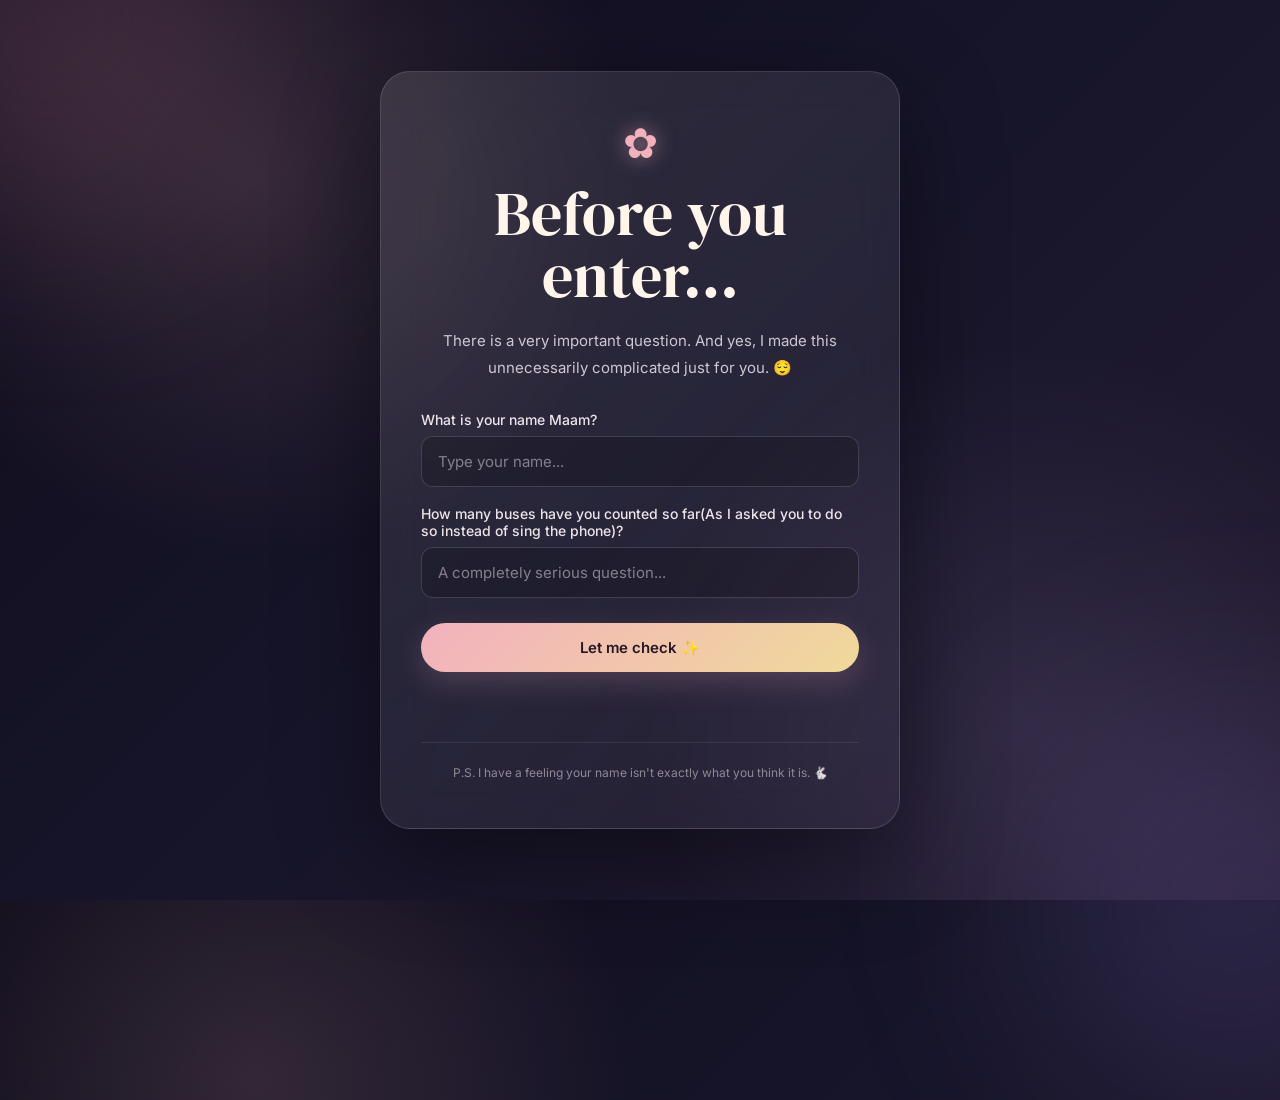
<file: index.html>
<!DOCTYPE html>
<html lang="en">
<head>
  <meta charset="UTF-8">
  <meta name="viewport" content="width=device-width, initial-scale=1.0">

  <title>A Little Birthday Gate 🐇</title>

  <link rel="preconnect" href="https://fonts.googleapis.com">
  <link rel="preconnect" href="https://fonts.gstatic.com" crossorigin>

  <link
    href="https://fonts.googleapis.com/css2?family=DM+Serif+Display&family=Inter:wght@400;500;600&display=swap"
    rel="stylesheet"
  >

  <link rel="stylesheet" href="style.css">
</head>

<body class="gate-page">

  <div class="ambient ambient-one"></div>
  <div class="ambient ambient-two"></div>

  <main class="gate-card">

    <div class="tiny-flower">✿</div>

    

    <h1>
      Before you enter…
    </h1>

    <p class="intro">
      There is a very important question.
      And yes, I made this unnecessarily complicated just for you. 😌
    </p>

    <form id="birthdayForm" autocomplete="off">

      <label for="name">
        What is your name Maam?
      </label>

      <input
        id="name"
        name="name"
        type="text"
        placeholder="Type your name..."
        required
      >

      <label for="buses">
        How many buses have you counted so far(As I asked you to do so instead of sing the phone)?
      </label>

      <input
        id="buses"
        name="buses"
        type="number"
        min="0"
        placeholder="A completely serious question..."
        required
      >

      <button type="submit">
        Let me check ✨
      </button>

      <p id="hint" class="hint" aria-live="polite"></p>

    </form>

    <div class="little-note">
      P.S. I have a feeling your name isn't exactly what you think it is. 🐇
    </div>

  </main>

  <script src="script.js"></script>

</body>
</html>
</file>
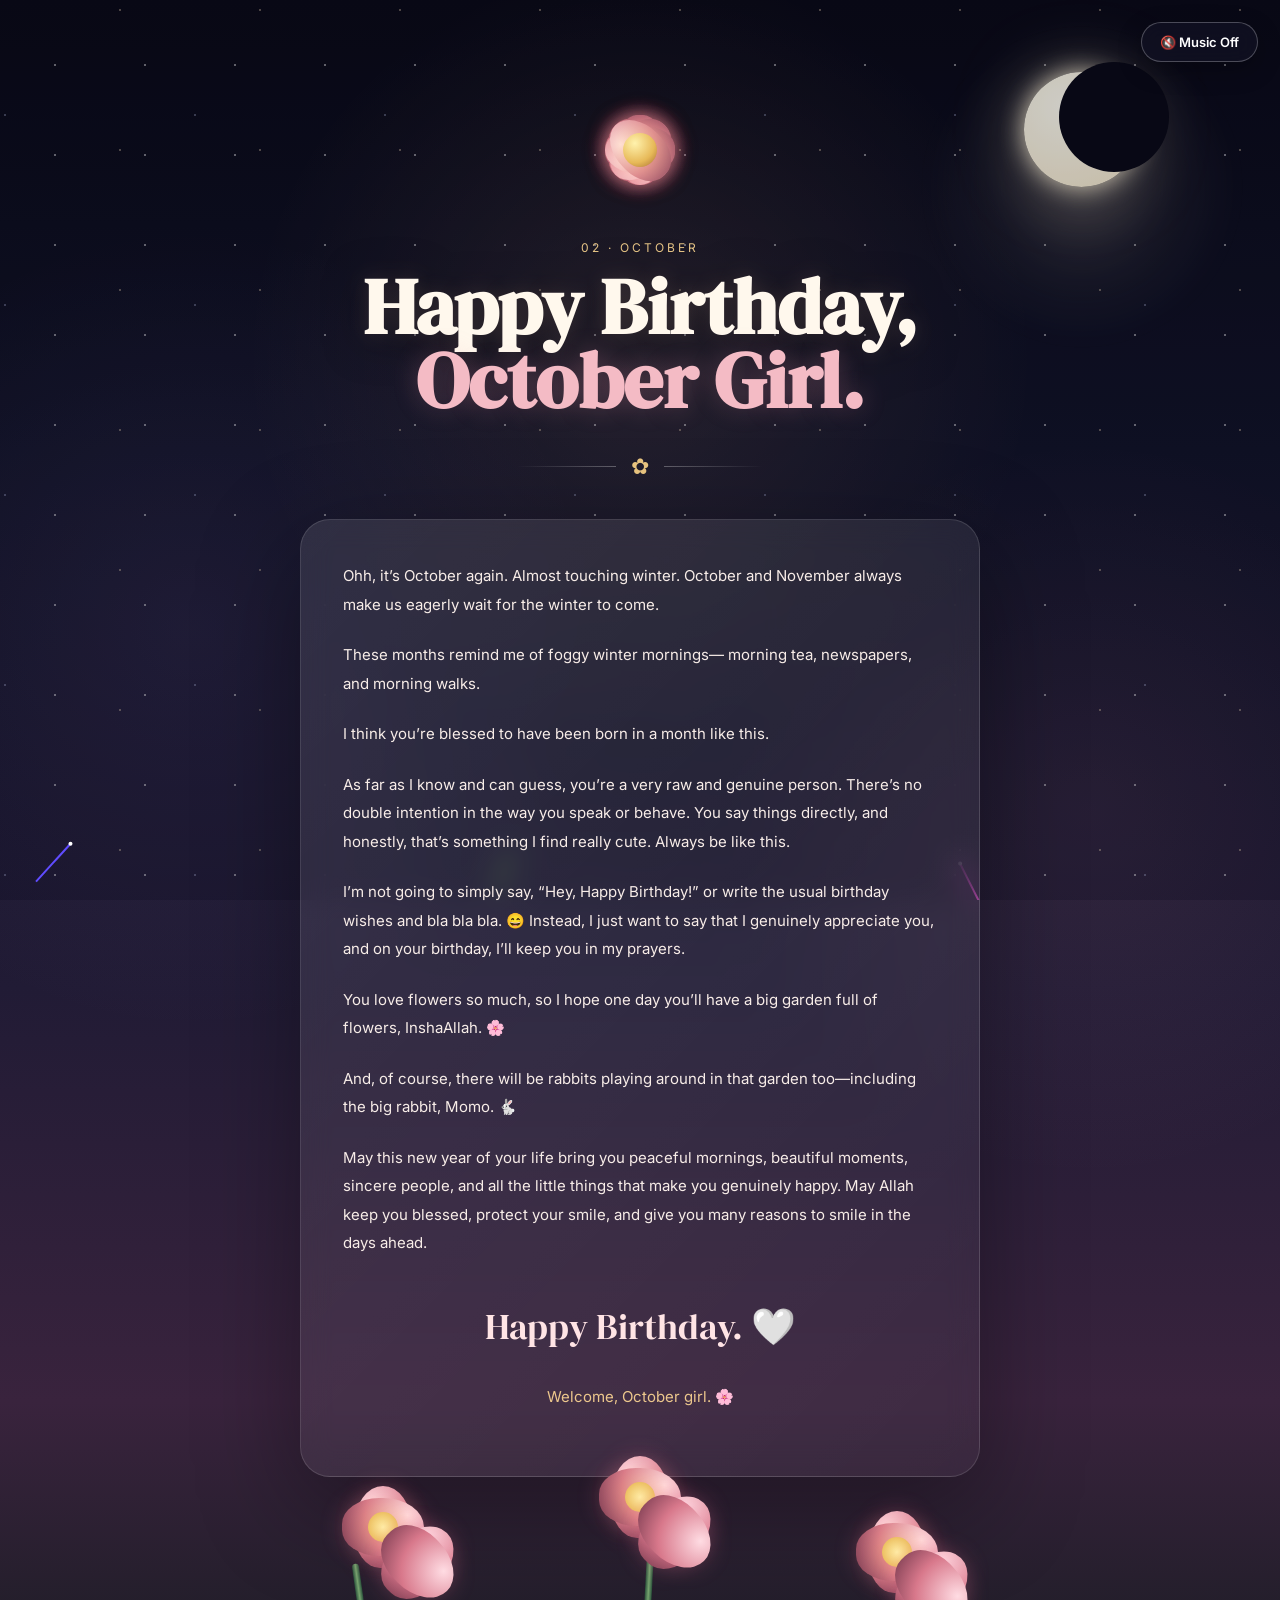
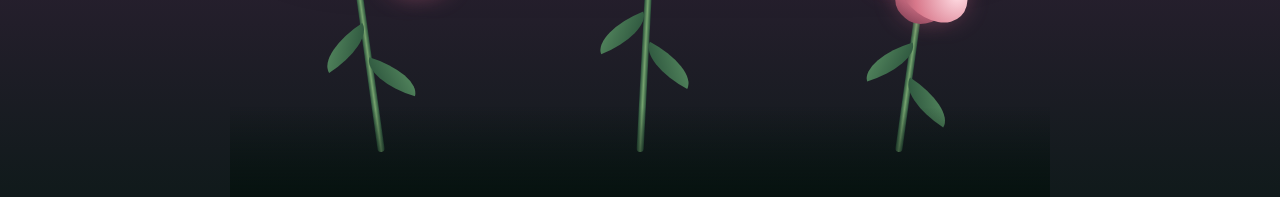
<file: birthday.html>
<!DOCTYPE html>
<html lang="en">

<head>

  <meta charset="UTF-8">

  <meta
    name="viewport"
    content="width=device-width, initial-scale=1.0"
  >

  <title>Welcome, October Girl 🌸</title>

  <link rel="preconnect" href="https://fonts.googleapis.com">
  <link rel="preconnect" href="https://fonts.gstatic.com" crossorigin>

  <link
    href="https://fonts.googleapis.com/css2?family=DM+Serif+Display&family=Inter:wght@400;500;600&display=swap"
    rel="stylesheet"
  >

  <link rel="stylesheet" href="style.css">

</head>

<body class="birthday-page">

  <!-- =========================
       BACKGROUND
  ========================== -->

  <div class="sky"></div>

  <div class="moon"></div>

  <!-- Live Fireworks -->
  <canvas id="fireworks"></canvas>

  <!-- Floating petals -->
  <div
    class="petals"
    aria-hidden="true"
  ></div>


  <!-- =========================
       BIRTHDAY MUSIC
  ========================== -->

  <audio id="birthdayMusic" loop preload="auto">
    <source src="music/Full of Joy.wav" type="audio/mpeg">
    Your browser does not support audio.
  </audio>


  <!-- Music button -->
  <button
    id="musicControl"
    class="music-control"
    type="button"
    aria-label="Play birthday music"
  >
    🎵 Music
  </button>


  <!-- =========================
       MAIN CONTENT
  ========================== -->

  <main class="celebration">

    <!-- Big CSS Flower -->

    <div class="hero-flower">

      <div class="flower-center"></div>

      <i></i>
      <i></i>
      <i></i>
      <i></i>
      <i></i>
      <i></i>
      <i></i>
      <i></i>

    </div>


    <p class="eyebrow">
      02 · October
    </p>


    <h1>
      Happy Birthday,
      <br>

      <span>
        October Girl.
      </span>

    </h1>


    <div class="divider">
      <span>✿</span>
    </div>


    <!-- =========================
         BIRTHDAY MESSAGE
    ========================== -->

    <article class="letter">

      <p>
        Ohh, it’s October again. Almost touching winter.
        October and November always make us eagerly wait
        for the winter to come.
      </p>

      <p>
        These months remind me of foggy winter mornings—
        morning tea, newspapers, and morning walks.
      </p>

      <p>
        I think you’re blessed to have been born in a month like this.
      </p>

      <p>
        As far as I know and can guess, you’re a very raw
        and genuine person. There’s no double intention in
        the way you speak or behave. You say things directly,
        and honestly, that’s something I find really cute.
        Always be like this.
      </p>

      <p>
        I’m not going to simply say,
        “Hey, Happy Birthday!” or write the usual birthday
        wishes and bla bla bla. 😄
        Instead, I just want to say that I genuinely
        appreciate you, and on your birthday,
        I’ll keep you in my prayers.
      </p>

      <p>
        You love flowers so much, so I hope one day
        you’ll have a big garden full of flowers,
        InshaAllah. 🌸
      </p>

      <p>
        And, of course, there will be rabbits playing
        around in that garden too—including the big rabbit,
        Momo. 🐇
      </p>

      <p>
        May this new year of your life bring you peaceful
        mornings, beautiful moments, sincere people,
        and all the little things that make you genuinely happy.
        May Allah keep you blessed, protect your smile,
        and give you many reasons to smile in the days ahead.
      </p>

      <p class="final-wish">
        Happy Birthday. 🤍
      </p>

      <p class="signature">
        Welcome, October girl. 🌸
      </p>

    </article>


    <!-- =========================
         GARDEN
    ========================== -->

    <div class="garden">

      <div class="stem stem-a"></div>
      <div class="stem stem-b"></div>
      <div class="stem stem-c"></div>


      <div class="bloom bloom-a">
        <b></b>
      </div>

      <div class="bloom bloom-b">
        <b></b>
      </div>

      <div class="bloom bloom-c">
        <b></b>
      </div>

    </div>

  </main>


  <script src="script.js"></script>

</body>

</html>
</file>
<file: style.css>
/* =========================================================
   RESET
========================================================= */

* {
  margin: 0;
  padding: 0;
  box-sizing: border-box;
}

html {
  scroll-behavior: smooth;
}

body {
  font-family: "Inter", sans-serif;
}

button,
input {
  font-family: inherit;
}


/* =========================================================
   BIRTHDAY GATE PAGE
========================================================= */

.gate-page {
  min-height: 100vh;

  display: flex;
  justify-content: center;
  align-items: center;

  padding: 30px;

  position: relative;
  overflow: hidden;

  color: #fff;

  background:
    radial-gradient(
      circle at 20% 20%,
      rgba(244, 180, 180, 0.14),
      transparent 30%
    ),
    radial-gradient(
      circle at 80% 80%,
      rgba(180, 160, 220, 0.12),
      transparent 30%
    ),
    linear-gradient(
      135deg,
      #100d1c,
      #17152a,
      #241b31
    );
}


/* =========================================================
   AMBIENT LIGHT
========================================================= */

.ambient {
  position: absolute;

  width: 400px;
  height: 400px;

  border-radius: 50%;

  filter: blur(100px);

  pointer-events: none;
}

.ambient-one {
  top: -180px;
  left: -150px;

  background: rgba(235, 145, 175, 0.16);
}

.ambient-two {
  bottom: -200px;
  right: -150px;

  background: rgba(150, 130, 220, 0.15);
}


/* =========================================================
   GATE CARD
========================================================= */

.gate-card {
  position: relative;
  z-index: 5;

  width: min(520px, 100%);

  padding: 45px 40px;

  text-align: center;

  border-radius: 30px;

  border: 1px solid rgba(255, 255, 255, 0.13);

  background:
    linear-gradient(
      135deg,
      rgba(255,255,255,.11),
      rgba(255,255,255,.035)
    );

  backdrop-filter: blur(20px);
  -webkit-backdrop-filter: blur(20px);

  box-shadow:
    0 30px 100px rgba(0, 0, 0, .45);

  animation: cardAppear 1s ease;
}

@keyframes cardAppear {

  from {
    opacity: 0;
    transform: translateY(30px) scale(.96);
  }

  to {
    opacity: 1;
    transform: translateY(0) scale(1);
  }

}


/* =========================================================
   FLOWER ICON
========================================================= */

.tiny-flower {
  font-size: 42px;

  color: #f3b1be;

  margin-bottom: 15px;

  text-shadow:
    0 0 20px rgba(243, 177, 190, .6);

  animation: flowerPulse 3s ease-in-out infinite;
}

@keyframes flowerPulse {

  0%, 100% {
    transform: scale(1);
  }

  50% {
    transform: scale(1.12);
  }

}


/* =========================================================
   TYPOGRAPHY
========================================================= */

.eyebrow {
  font-size: 12px;

  text-transform: uppercase;

  letter-spacing: 3px;

  color: #e8c687;

  margin-bottom: 15px;
}

.gate-card h1 {
  font-family: "DM Serif Display", serif;

  font-size: clamp(42px, 8vw, 62px);

  font-weight: 400;

  line-height: 1;

  color: #fff5eb;

  margin-bottom: 20px;
}

.intro {
  color: #cfc8d2;

  line-height: 1.8;

  font-size: 15px;

  margin-bottom: 30px;
}


/* =========================================================
   FORM
========================================================= */

#birthdayForm {
  text-align: left;
}

#birthdayForm label {
  display: block;

  margin-bottom: 8px;

  margin-top: 18px;

  color: #eee5eb;

  font-size: 14px;

  font-weight: 500;
}

#birthdayForm input {
  width: 100%;

  padding: 15px 16px;

  border-radius: 12px;

  border: 1px solid rgba(255,255,255,.15);

  outline: none;

  background: rgba(0,0,0,.18);

  color: white;

  font-size: 15px;

  transition: .3s ease;
}

#birthdayForm input::placeholder {
  color: #85808d;
}

#birthdayForm input:focus {
  border-color: #e7a9b9;

  box-shadow:
    0 0 0 3px rgba(231,169,185,.1),
    0 0 25px rgba(231,169,185,.12);
}


/* =========================================================
   BUTTON
========================================================= */

#birthdayForm button {
  width: 100%;

  margin-top: 25px;

  padding: 15px;

  border: none;

  border-radius: 50px;

  cursor: pointer;

  color: #261925;

  font-size: 15px;

  font-weight: 600;

  background:
    linear-gradient(
      135deg,
      #f3b1be,
      #f0d99a
    );

  box-shadow:
    0 10px 30px rgba(239, 170, 190, .2);

  transition: .3s ease;
}

#birthdayForm button:hover {
  transform: translateY(-3px);

  box-shadow:
    0 15px 40px rgba(239,170,190,.35);
}

#birthdayForm button:active {
  transform: scale(.97);
}


/* =========================================================
   HINT
========================================================= */

.hint {
  min-height: 25px;

  margin-top: 15px;

  color: #f1b6bd;

  font-size: 13px;

  line-height: 1.6;

  text-align: center;
}


/* =========================================================
   LITTLE NOTE
========================================================= */

.little-note {
  margin-top: 30px;

  padding-top: 20px;

  border-top:
    1px solid rgba(255,255,255,.08);

  color: #8f8995;

  font-size: 12px;

  line-height: 1.7;
}


/* =========================================================
   SHAKE
========================================================= */

.shake {
  animation: shake .4s ease;
}

@keyframes shake {

  0%, 100% {
    transform: translateX(0);
  }

  20% {
    transform: translateX(-8px);
  }

  40% {
    transform: translateX(8px);
  }

  60% {
    transform: translateX(-6px);
  }

  80% {
    transform: translateX(6px);
  }

}


/* =========================================================
   BIRTHDAY PAGE
========================================================= */

.birthday-page {
  min-height: 100vh;

  position: relative;

  overflow-x: hidden;

  color: white;

  background:
    radial-gradient(
      circle at 50% 20%,
      rgba(255, 190, 150, .12),
      transparent 25%
    ),
    radial-gradient(
      circle at 15% 35%,
      rgba(150, 120, 190, .12),
      transparent 25%
    ),
    radial-gradient(
      circle at 85% 45%,
      rgba(220, 140, 160, .10),
      transparent 25%
    ),
    linear-gradient(
      180deg,
      #090914 0%,
      #111326 25%,
      #211b35 55%,
      #39233d 78%,
      #101a1b 100%
    );
}


/* =========================================================
   SKY
========================================================= */

.sky {
  position: fixed;

  inset: 0;

  z-index: 0;

  pointer-events: none;

  overflow: hidden;
}


/* stars */

.sky::before {
  content: "";

  position: absolute;

  inset: 0;

  background-image:
    radial-gradient(
      circle,
      rgba(255,255,255,.9) 1px,
      transparent 1.5px
    ),
    radial-gradient(
      circle,
      rgba(255,230,190,.7) 1px,
      transparent 1.5px
    ),
    radial-gradient(
      circle,
      rgba(210,220,255,.6) 1px,
      transparent 1.5px
    );

  background-size:
    90px 90px,
    140px 140px,
    190px 190px;

  background-position:
    10px 20px,
    50px 80px,
    100px 20px;

  opacity: .5;

  animation: starMove 20s linear infinite;
}

@keyframes starMove {

  from {
    transform: translateY(0);
  }

  to {
    transform: translateY(20px);
  }

}


/* moon glow */

.sky::after {
  content: "";

  position: absolute;

  width: 320px;
  height: 320px;

  right: 3%;
  top: 3%;

  border-radius: 50%;

  background:
    radial-gradient(
      circle,
      rgba(255,239,210,.22),
      rgba(255,239,210,.05) 40%,
      transparent 70%
    );

  filter: blur(10px);
}


/* =========================================================
   MOON
========================================================= */

.moon {
  position: fixed;

  width: 115px;
  height: 115px;

  right: 11%;
  top: 8%;

  z-index: 1;

  border-radius: 50%;

  background:
    radial-gradient(
      circle at 35% 30%,
      #fffef1,
      #f6e9c9
    );

  box-shadow:
    0 0 25px #fff5d9,
    0 0 70px rgba(255,235,190,.35);
}

.moon::after {
  content: "";

  position: absolute;

  width: 110px;
  height: 110px;

  left: 35px;
  top: -10px;

  border-radius: 50%;

  background: #090914;
}


/* =========================================================
   FIREWORK CANVAS
========================================================= */

#fireworks {
  position: fixed;

  inset: 0;

  width: 100%;
  height: 100%;

  z-index: 3;

  pointer-events: none;
}


/* =========================================================
   CELEBRATION CONTENT
========================================================= */

.celebration {
  position: relative;

  z-index: 5;

  width: min(820px, calc(100% - 30px));

  margin: auto;

  padding:
    90px
    0
    280px;

  text-align: center;
}


/* =========================================================
   HERO FLOWER
========================================================= */

.hero-flower {
  position: relative;

  width: 120px;
  height: 120px;

  margin:
    0 auto 30px;

  animation:
    flowerFloat
    5s
    ease-in-out
    infinite;
}

.hero-flower i {
  position: absolute;

  width: 48px;
  height: 70px;

  left: 36px;
  top: 25px;

  border-radius:
    50% 50% 45% 45%;

  background:
    radial-gradient(
      circle at 30% 25%,
      #ffe2e7,
      #db8495 55%,
      #8b465d
    );

  transform-origin:
    24px 35px;

  box-shadow:
    0 0 25px rgba(255,130,160,.25);
}

.hero-flower i:nth-of-type(1) {
  transform: rotate(0deg);
}

.hero-flower i:nth-of-type(2) {
  transform: rotate(45deg);
}

.hero-flower i:nth-of-type(3) {
  transform: rotate(90deg);
}

.hero-flower i:nth-of-type(4) {
  transform: rotate(135deg);
}

.hero-flower i:nth-of-type(5) {
  transform: rotate(180deg);
}

.hero-flower i:nth-of-type(6) {
  transform: rotate(225deg);
}

.hero-flower i:nth-of-type(7) {
  transform: rotate(270deg);
}

.hero-flower i:nth-of-type(8) {
  transform: rotate(315deg);
}

.flower-center {
  position: absolute;

  z-index: 10;

  width: 34px;
  height: 34px;

  left: 43px;
  top: 43px;

  border-radius: 50%;

  background:
    radial-gradient(
      circle at 35% 30%,
      #fff2ad,
      #e7b958 60%,
      #a56b2e
    );

  box-shadow:
    0 0 35px rgba(255,213,112,.75);
}

@keyframes flowerFloat {

  0%, 100% {
    transform:
      translateY(0)
      rotate(-2deg);
  }

  50% {
    transform:
      translateY(-12px)
      rotate(3deg);
  }

}


/* =========================================================
   BIRTHDAY HEADING
========================================================= */

.celebration h1 {
  font-family:
    "DM Serif Display",
    serif;

  color: #fff8ed;

  font-size:
    clamp(45px, 8vw, 78px);

  line-height: .95;

  text-shadow:
    0 0 20px rgba(255,210,180,.15),
    0 5px 40px rgba(0,0,0,.5);
}

.celebration h1 span {
  color: #f4bbc5;

  text-shadow:
    0 0 25px rgba(244,150,170,.25);
}

.celebration > .eyebrow {
  margin-bottom: 15px;
}


/* =========================================================
   DIVIDER
========================================================= */

.divider {
  display: flex;

  align-items: center;

  justify-content: center;

  gap: 15px;

  margin: 35px auto;
}

.divider::before,
.divider::after {
  content: "";

  width: 100px;
  height: 1px;

  background:
    linear-gradient(
      90deg,
      transparent,
      rgba(255,255,255,.3)
    );
}

.divider::after {
  background:
    linear-gradient(
      90deg,
      rgba(255,255,255,.3),
      transparent
    );
}

.divider span {
  color: #eac681;

  font-size: 22px;
}


/* =========================================================
   LETTER
========================================================= */

.letter {
  position: relative;

  width: min(680px, 100%);

  margin: 40px auto;

  padding: 42px;

  border:
    1px solid rgba(255,255,255,.13);

  border-radius: 30px;

  background:
    linear-gradient(
      135deg,
      rgba(255,255,255,.10),
      rgba(255,255,255,.035)
    );

  backdrop-filter: blur(15px);

  -webkit-backdrop-filter: blur(15px);

  box-shadow:
    0 30px 100px rgba(0,0,0,.35);

  color: #f8ede8;

  text-align: left;

  line-height: 1.9;

  font-size: 15px;
}

.letter p {
  margin-bottom: 22px;
}

.final-wish {
  text-align: center;

  font-family:
    "DM Serif Display",
    serif;

  font-size: 36px;

  color: #ffe4e5;

  margin-top: 35px;
}

.signature {
  text-align: center;

  color: #edc88d;
}


/* =========================================================
   PETALS
========================================================= */

.petals {
  position: fixed;

  inset: 0;

  overflow: hidden;

  pointer-events: none;

  z-index: 4;
}

.petal {
  position: absolute;

  top: -40px;

  width: 10px;
  height: 16px;

  border-radius:
    100% 0 100% 0;

  background:
    linear-gradient(
      135deg,
      #ffd0d9,
      #c86f83
    );

  opacity: .75;

  filter:
    drop-shadow(
      0 0 6px
      rgba(255,150,180,.3)
    );

  animation:
    petalFall
    linear
    infinite;
}

@keyframes petalFall {

  0% {
    transform:
      translate3d(0,-50px,0)
      rotate(0deg);
  }

  25% {
    transform:
      translate3d(40px,25vh,0)
      rotate(90deg);
  }

  50% {
    transform:
      translate3d(-30px,50vh,0)
      rotate(180deg);
  }

  75% {
    transform:
      translate3d(50px,75vh,0)
      rotate(270deg);
  }

  100% {
    transform:
      translate3d(-30px,110vh,0)
      rotate(360deg);
  }
}


/* =========================================================
   GARDEN
========================================================= */

.garden {
  position: absolute;

  left: 0;
  right: 0;

  bottom: 0;

  height: 260px;

  z-index: 6;

  pointer-events: none;
}

.garden::after {
  content: "";

  position: absolute;

  bottom: 0;

  left: 0;
  right: 0;

  height: 90px;

  background:
    linear-gradient(
      180deg,
      transparent,
      rgba(6,18,15,.95)
    );
}


/* =========================================================
   STEMS
========================================================= */

.stem {
  position: absolute;

  bottom: 45px;

  width: 7px;

  border-radius: 10px;

  background:
    linear-gradient(
      90deg,
      #294f3a,
      #75a36e,
      #294f3a
    );

  transform-origin: bottom;
}

.stem::before,
.stem::after {
  content: "";

  position: absolute;

  width: 55px;
  height: 24px;

  border-radius: 100% 0;

  background:
    linear-gradient(
      135deg,
      #5c9165,
      #244a36
    );
}

.stem-a {
  left: 18%;
  height: 190px;
  transform: rotate(-8deg);
}

.stem-a::before {
  left: -45px;
  top: 70px;
  transform: rotate(-25deg);
}

.stem-a::after {
  right: -45px;
  top: 105px;
  transform: rotate(25deg) scaleX(-1);
}

.stem-b {
  left: 50%;
  height: 220px;
  transform: translateX(-50%) rotate(3deg);
}

.stem-b::before {
  left: -48px;
  top: 90px;
  transform: rotate(-25deg);
}

.stem-b::after {
  right: -48px;
  top: 120px;
  transform: rotate(25deg) scaleX(-1);
}

.stem-c {
  right: 18%;
  height: 165px;
  transform: rotate(8deg);
}

.stem-c::before {
  left: -45px;
  top: 65px;
  transform: rotate(-25deg);
}

.stem-c::after {
  right: -45px;
  top: 100px;
  transform: rotate(25deg) scaleX(-1);
}


/* =========================================================
   BLOOMS
========================================================= */

.bloom {
  position: absolute;

  width: 100px;
  height: 100px;

  z-index: 8;

  animation:
    bloomOpen
    2s
    ease-out
    both;
}

.bloom::before,
.bloom::after,
.bloom b::before,
.bloom b::after {
  content: "";

  position: absolute;

  width: 58px;
  height: 82px;

  left: 21px;
  top: 9px;

  border-radius:
    50% 50% 45% 45%;

  background:
    radial-gradient(
      circle at 30% 20%,
      #ffdce3,
      #d8788b 55%,
      #75384d
    );

  transform-origin:
    29px 41px;

  box-shadow:
    0 0 25px rgba(255,125,160,.2);
}

.bloom::before {
  transform: rotate(0deg);
}

.bloom::after {
  transform: rotate(90deg);
}

.bloom b::before {
  transform: rotate(45deg);
}

.bloom b::after {
  transform: rotate(135deg);
}

.bloom b {
  position: absolute;

  z-index: 10;

  width: 30px;
  height: 30px;

  left: 35px;
  top: 35px;

  border-radius: 50%;

  background:
    radial-gradient(
      circle,
      #fff0a6,
      #e5ad45
    );

  box-shadow:
    0 0 30px rgba(255,207,94,.6);
}

.bloom-a {
  left: calc(18% - 45px);
  bottom: 220px;
  transform: scale(.9);
}

.bloom-b {
  left: calc(50% - 50px);
  bottom: 250px;
  transform: scale(1.15);
  animation-delay: .5s;
}

.bloom-c {
  right: calc(18% - 45px);
  bottom: 195px;
  transform: scale(.75);
  animation-delay: 1s;
}

@keyframes bloomOpen {

  0% {
    opacity: 0;
    transform:
      scale(0)
      rotate(-30deg);
  }

  70% {
    transform:
      scale(1.08)
      rotate(5deg);
  }

  100% {
    opacity: 1;
    transform:
      scale(1)
      rotate(0deg);
  }
}


/* =========================================================
   MOBILE
========================================================= */

@media (max-width: 700px) {

  .gate-page {
    padding: 18px;
  }

  .gate-card {
    padding: 35px 22px;
  }

  .celebration {
    padding:
      60px
      0
      260px;
  }

  .celebration h1 {
    font-size: 50px;
  }

  .letter {
    padding: 28px 22px;

    font-size: 14px;

    line-height: 1.8;
  }

  .moon {
    width: 75px;
    height: 75px;

    right: 7%;
    top: 5%;
  }

  .moon::after {
    width: 72px;
    height: 72px;

    left: 25px;
  }

  .garden {
    height: 220px;
  }

  .stem-a {
    left: 8%;
  }

  .stem-c {
    right: 8%;
  }

  .bloom-a {
    left: 3%;
  }

  .bloom-c {
    right: 3%;
  }

}


@media (max-width: 450px) {

  .celebration h1 {
    font-size: 42px;
  }

  .hero-flower {
    transform: scale(.8);
    margin-bottom: 10px;
  }

  .letter {
    padding: 24px 18px;
  }

  .final-wish {
    font-size: 30px;
  }

}

/* =========================================================
   MUSIC CONTROL
========================================================= */

.music-control {

    position: fixed;

    top: 22px;
    right: 22px;

    z-index: 1000;

    border: 1px solid rgba(255, 255, 255, 0.25);

    background: rgba(20, 20, 40, 0.55);

    backdrop-filter: blur(12px);

    -webkit-backdrop-filter: blur(12px);

    color: #ffffff;

    padding: 11px 18px;

    border-radius: 999px;

    font-family: "Inter", sans-serif;

    font-size: 13px;

    font-weight: 600;

    cursor: pointer;

    box-shadow:
        0 8px 25px rgba(0, 0, 0, 0.25);

    transition:
        transform 0.25s ease,
        background 0.25s ease,
        box-shadow 0.25s ease;

}


.music-control:hover {

    transform: translateY(-2px);

    background: rgba(40, 40, 70, 0.75);

    box-shadow:
        0 10px 30px rgba(0, 0, 0, 0.35);

}


.music-control.playing {

    animation: musicGlow 2s ease-in-out infinite;

}


@keyframes musicGlow {

    0%,
    100% {

        box-shadow:
            0 0 0 rgba(255, 255, 255, 0);

    }

    50% {

        box-shadow:
            0 0 22px rgba(255, 255, 255, 0.25);

    }

}


/* =========================================================
   MOBILE MUSIC BUTTON
========================================================= */

@media (max-width: 700px) {

    .music-control {

        top: 15px;
        right: 15px;

        padding: 9px 14px;

        font-size: 12px;

    }

}
</file>
